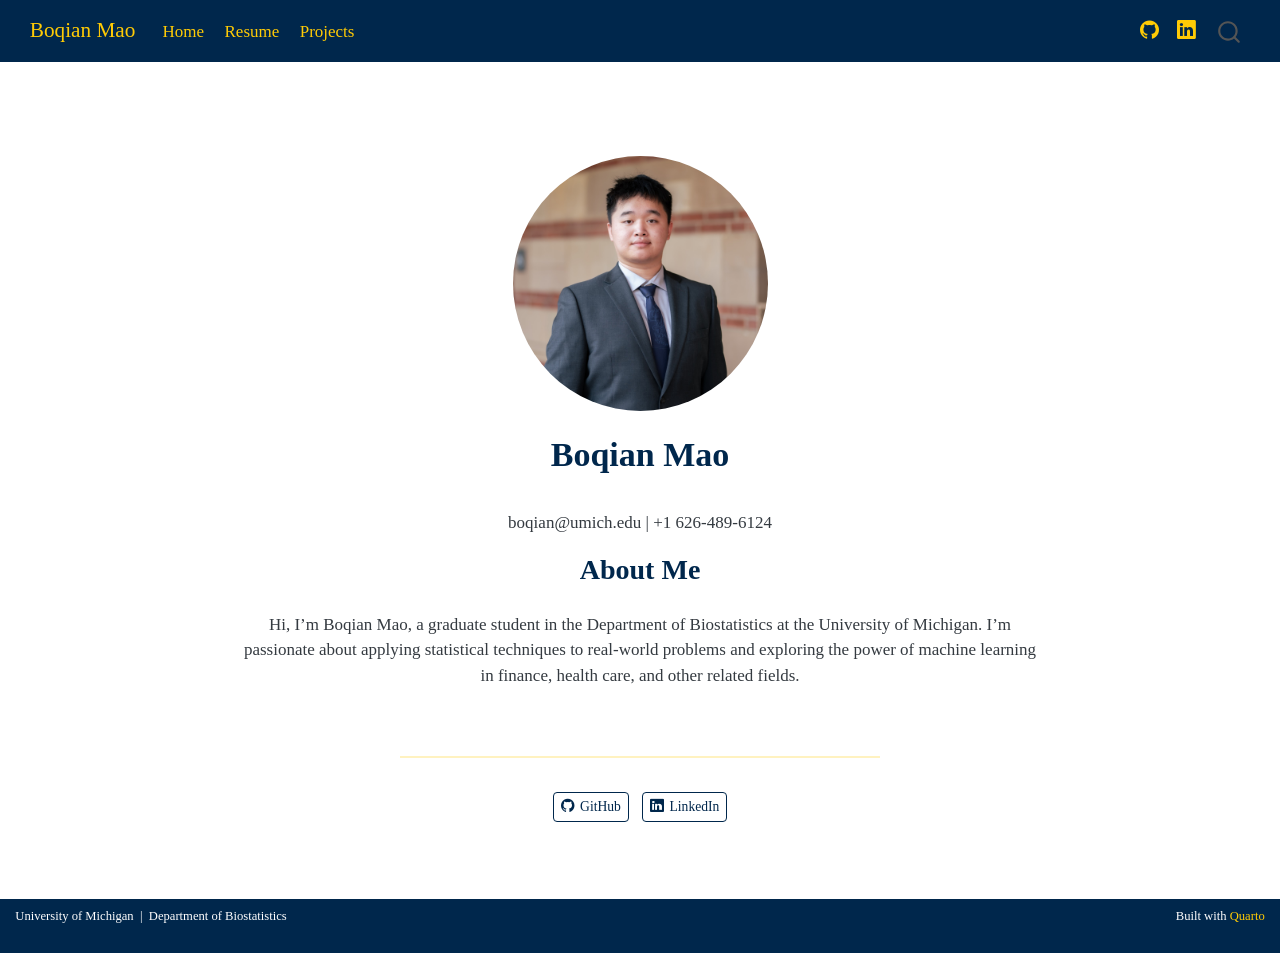
<file: docs/index.html>
<!DOCTYPE html>
<html xmlns="http://www.w3.org/1999/xhtml" lang="en" xml:lang="en"><head>

<meta charset="utf-8">
<meta name="generator" content="quarto-1.6.42">

<meta name="viewport" content="width=device-width, initial-scale=1.0, user-scalable=yes">


<title>Boqian Mao</title>
<style>
code{white-space: pre-wrap;}
span.smallcaps{font-variant: small-caps;}
div.columns{display: flex; gap: min(4vw, 1.5em);}
div.column{flex: auto; overflow-x: auto;}
div.hanging-indent{margin-left: 1.5em; text-indent: -1.5em;}
ul.task-list{list-style: none;}
ul.task-list li input[type="checkbox"] {
  width: 0.8em;
  margin: 0 0.8em 0.2em -1em; /* quarto-specific, see https://github.com/quarto-dev/quarto-cli/issues/4556 */ 
  vertical-align: middle;
}
</style>


<script src="site_libs/quarto-nav/quarto-nav.js"></script>
<script src="site_libs/quarto-nav/headroom.min.js"></script>
<script src="site_libs/clipboard/clipboard.min.js"></script>
<script src="site_libs/quarto-search/autocomplete.umd.js"></script>
<script src="site_libs/quarto-search/fuse.min.js"></script>
<script src="site_libs/quarto-search/quarto-search.js"></script>
<meta name="quarto:offset" content="./">
<script src="site_libs/quarto-html/quarto.js"></script>
<script src="site_libs/quarto-html/popper.min.js"></script>
<script src="site_libs/quarto-html/tippy.umd.min.js"></script>
<link href="site_libs/quarto-html/tippy.css" rel="stylesheet">
<link href="site_libs/quarto-html/quarto-syntax-highlighting-2f5df379a58b258e96c21c0638c20c03.css" rel="stylesheet" id="quarto-text-highlighting-styles">
<script src="site_libs/bootstrap/bootstrap.min.js"></script>
<link href="site_libs/bootstrap/bootstrap-icons.css" rel="stylesheet">
<link href="site_libs/bootstrap/bootstrap-6bd9cfa162949bde0a231f530c97869d.min.css" rel="stylesheet" append-hash="true" id="quarto-bootstrap" data-mode="light">
<script id="quarto-search-options" type="application/json">{
  "location": "navbar",
  "copy-button": false,
  "collapse-after": 3,
  "panel-placement": "end",
  "type": "overlay",
  "limit": 50,
  "keyboard-shortcut": [
    "f",
    "/",
    "s"
  ],
  "show-item-context": false,
  "language": {
    "search-no-results-text": "No results",
    "search-matching-documents-text": "matching documents",
    "search-copy-link-title": "Copy link to search",
    "search-hide-matches-text": "Hide additional matches",
    "search-more-match-text": "more match in this document",
    "search-more-matches-text": "more matches in this document",
    "search-clear-button-title": "Clear",
    "search-text-placeholder": "",
    "search-detached-cancel-button-title": "Cancel",
    "search-submit-button-title": "Submit",
    "search-label": "Search"
  }
}</script>


<link rel="stylesheet" href="styles.css">
</head>

<body class="nav-fixed fullcontent">

<div id="quarto-search-results"></div>
  <header id="quarto-header" class="headroom fixed-top">
    <nav class="navbar navbar-expand-lg " data-bs-theme="dark">
      <div class="navbar-container container-fluid">
      <div class="navbar-brand-container mx-auto">
    <a class="navbar-brand" href="./index.html">
    <span class="navbar-title">Boqian Mao</span>
    </a>
  </div>
            <div id="quarto-search" class="" title="Search"></div>
          <button class="navbar-toggler" type="button" data-bs-toggle="collapse" data-bs-target="#navbarCollapse" aria-controls="navbarCollapse" role="menu" aria-expanded="false" aria-label="Toggle navigation" onclick="if (window.quartoToggleHeadroom) { window.quartoToggleHeadroom(); }">
  <span class="navbar-toggler-icon"></span>
</button>
          <div class="collapse navbar-collapse" id="navbarCollapse">
            <ul class="navbar-nav navbar-nav-scroll me-auto">
  <li class="nav-item">
    <a class="nav-link active" href="./index.html" aria-current="page"> 
<span class="menu-text">Home</span></a>
  </li>  
  <li class="nav-item">
    <a class="nav-link" href="./resume.html"> 
<span class="menu-text">Resume</span></a>
  </li>  
  <li class="nav-item">
    <a class="nav-link" href="./projects.html"> 
<span class="menu-text">Projects</span></a>
  </li>  
</ul>
            <ul class="navbar-nav navbar-nav-scroll ms-auto">
  <li class="nav-item compact">
    <a class="nav-link" href="https://github.com/kevinmao"> <i class="bi bi-github" role="img">
</i> 
<span class="menu-text"></span></a>
  </li>  
  <li class="nav-item compact">
    <a class="nav-link" href="https://linkedin.com/in/your-linkedin"> <i class="bi bi-linkedin" role="img">
</i> 
<span class="menu-text"></span></a>
  </li>  
</ul>
          </div> <!-- /navcollapse -->
            <div class="quarto-navbar-tools">
</div>
      </div> <!-- /container-fluid -->
    </nav>
</header>
<!-- content -->
<div id="quarto-content" class="quarto-container page-columns page-rows-contents page-layout-article page-navbar">
<!-- sidebar -->
<!-- margin-sidebar -->
    
<!-- main -->
<div class="quarto-about-jolla">
  <img src="Profile.JPG" class="about-image
  round " style="height: 15em; width: 15em;">
 <header id="title-block-header" class="quarto-title-block default">
<div class="quarto-title">
<h1 class="title">Boqian Mao</h1>
</div>
<div class="quarto-title-meta">
  </div>
</header><main class="content" id="quarto-document-content">
<p>boqian@umich.edu | +1 626-489-6124</p>
<section id="about-me" class="level2">
<h2 data-anchor-id="about-me">About Me</h2>
<p>Hi, I’m Boqian Mao, a graduate student in the Department of Biostatistics at the University of Michigan. I’m passionate about applying statistical techniques to real-world problems and exploring the power of machine learning in finance, health care, and other related fields.</p>


</section>
</main> 
  <hr class="about-sep">
   <div class="about-links">
  <a href="https://github.com/boqian-dot" class="about-link" rel="" target="">
    <i class="bi bi-github"></i>
     <span class="about-link-text">GitHub</span>
  </a>
  <a href="https://www.linkedin.com/in/boqian8344b93bb/" class="about-link" rel="" target="">
    <i class="bi bi-linkedin"></i>
     <span class="about-link-text">LinkedIn</span>
  </a>
</div>
</div>
 <!-- /main -->
<script id="quarto-html-after-body" type="application/javascript">
window.document.addEventListener("DOMContentLoaded", function (event) {
  const toggleBodyColorMode = (bsSheetEl) => {
    const mode = bsSheetEl.getAttribute("data-mode");
    const bodyEl = window.document.querySelector("body");
    if (mode === "dark") {
      bodyEl.classList.add("quarto-dark");
      bodyEl.classList.remove("quarto-light");
    } else {
      bodyEl.classList.add("quarto-light");
      bodyEl.classList.remove("quarto-dark");
    }
  }
  const toggleBodyColorPrimary = () => {
    const bsSheetEl = window.document.querySelector("link#quarto-bootstrap");
    if (bsSheetEl) {
      toggleBodyColorMode(bsSheetEl);
    }
  }
  toggleBodyColorPrimary();  
  const isCodeAnnotation = (el) => {
    for (const clz of el.classList) {
      if (clz.startsWith('code-annotation-')) {                     
        return true;
      }
    }
    return false;
  }
  const onCopySuccess = function(e) {
    // button target
    const button = e.trigger;
    // don't keep focus
    button.blur();
    // flash "checked"
    button.classList.add('code-copy-button-checked');
    var currentTitle = button.getAttribute("title");
    button.setAttribute("title", "Copied!");
    let tooltip;
    if (window.bootstrap) {
      button.setAttribute("data-bs-toggle", "tooltip");
      button.setAttribute("data-bs-placement", "left");
      button.setAttribute("data-bs-title", "Copied!");
      tooltip = new bootstrap.Tooltip(button, 
        { trigger: "manual", 
          customClass: "code-copy-button-tooltip",
          offset: [0, -8]});
      tooltip.show();    
    }
    setTimeout(function() {
      if (tooltip) {
        tooltip.hide();
        button.removeAttribute("data-bs-title");
        button.removeAttribute("data-bs-toggle");
        button.removeAttribute("data-bs-placement");
      }
      button.setAttribute("title", currentTitle);
      button.classList.remove('code-copy-button-checked');
    }, 1000);
    // clear code selection
    e.clearSelection();
  }
  const getTextToCopy = function(trigger) {
      const codeEl = trigger.previousElementSibling.cloneNode(true);
      for (const childEl of codeEl.children) {
        if (isCodeAnnotation(childEl)) {
          childEl.remove();
        }
      }
      return codeEl.innerText;
  }
  const clipboard = new window.ClipboardJS('.code-copy-button:not([data-in-quarto-modal])', {
    text: getTextToCopy
  });
  clipboard.on('success', onCopySuccess);
  if (window.document.getElementById('quarto-embedded-source-code-modal')) {
    const clipboardModal = new window.ClipboardJS('.code-copy-button[data-in-quarto-modal]', {
      text: getTextToCopy,
      container: window.document.getElementById('quarto-embedded-source-code-modal')
    });
    clipboardModal.on('success', onCopySuccess);
  }
    var localhostRegex = new RegExp(/^(?:http|https):\/\/localhost\:?[0-9]*\//);
    var mailtoRegex = new RegExp(/^mailto:/);
      var filterRegex = new RegExp('/' + window.location.host + '/');
    var isInternal = (href) => {
        return filterRegex.test(href) || localhostRegex.test(href) || mailtoRegex.test(href);
    }
    // Inspect non-navigation links and adorn them if external
 	var links = window.document.querySelectorAll('a[href]:not(.nav-link):not(.navbar-brand):not(.toc-action):not(.sidebar-link):not(.sidebar-item-toggle):not(.pagination-link):not(.no-external):not([aria-hidden]):not(.dropdown-item):not(.quarto-navigation-tool):not(.about-link)');
    for (var i=0; i<links.length; i++) {
      const link = links[i];
      if (!isInternal(link.href)) {
        // undo the damage that might have been done by quarto-nav.js in the case of
        // links that we want to consider external
        if (link.dataset.originalHref !== undefined) {
          link.href = link.dataset.originalHref;
        }
      }
    }
  function tippyHover(el, contentFn, onTriggerFn, onUntriggerFn) {
    const config = {
      allowHTML: true,
      maxWidth: 500,
      delay: 100,
      arrow: false,
      appendTo: function(el) {
          return el.parentElement;
      },
      interactive: true,
      interactiveBorder: 10,
      theme: 'quarto',
      placement: 'bottom-start',
    };
    if (contentFn) {
      config.content = contentFn;
    }
    if (onTriggerFn) {
      config.onTrigger = onTriggerFn;
    }
    if (onUntriggerFn) {
      config.onUntrigger = onUntriggerFn;
    }
    window.tippy(el, config); 
  }
  const noterefs = window.document.querySelectorAll('a[role="doc-noteref"]');
  for (var i=0; i<noterefs.length; i++) {
    const ref = noterefs[i];
    tippyHover(ref, function() {
      // use id or data attribute instead here
      let href = ref.getAttribute('data-footnote-href') || ref.getAttribute('href');
      try { href = new URL(href).hash; } catch {}
      const id = href.replace(/^#\/?/, "");
      const note = window.document.getElementById(id);
      if (note) {
        return note.innerHTML;
      } else {
        return "";
      }
    });
  }
  const xrefs = window.document.querySelectorAll('a.quarto-xref');
  const processXRef = (id, note) => {
    // Strip column container classes
    const stripColumnClz = (el) => {
      el.classList.remove("page-full", "page-columns");
      if (el.children) {
        for (const child of el.children) {
          stripColumnClz(child);
        }
      }
    }
    stripColumnClz(note)
    if (id === null || id.startsWith('sec-')) {
      // Special case sections, only their first couple elements
      const container = document.createElement("div");
      if (note.children && note.children.length > 2) {
        container.appendChild(note.children[0].cloneNode(true));
        for (let i = 1; i < note.children.length; i++) {
          const child = note.children[i];
          if (child.tagName === "P" && child.innerText === "") {
            continue;
          } else {
            container.appendChild(child.cloneNode(true));
            break;
          }
        }
        if (window.Quarto?.typesetMath) {
          window.Quarto.typesetMath(container);
        }
        return container.innerHTML
      } else {
        if (window.Quarto?.typesetMath) {
          window.Quarto.typesetMath(note);
        }
        return note.innerHTML;
      }
    } else {
      // Remove any anchor links if they are present
      const anchorLink = note.querySelector('a.anchorjs-link');
      if (anchorLink) {
        anchorLink.remove();
      }
      if (window.Quarto?.typesetMath) {
        window.Quarto.typesetMath(note);
      }
      if (note.classList.contains("callout")) {
        return note.outerHTML;
      } else {
        return note.innerHTML;
      }
    }
  }
  for (var i=0; i<xrefs.length; i++) {
    const xref = xrefs[i];
    tippyHover(xref, undefined, function(instance) {
      instance.disable();
      let url = xref.getAttribute('href');
      let hash = undefined; 
      if (url.startsWith('#')) {
        hash = url;
      } else {
        try { hash = new URL(url).hash; } catch {}
      }
      if (hash) {
        const id = hash.replace(/^#\/?/, "");
        const note = window.document.getElementById(id);
        if (note !== null) {
          try {
            const html = processXRef(id, note.cloneNode(true));
            instance.setContent(html);
          } finally {
            instance.enable();
            instance.show();
          }
        } else {
          // See if we can fetch this
          fetch(url.split('#')[0])
          .then(res => res.text())
          .then(html => {
            const parser = new DOMParser();
            const htmlDoc = parser.parseFromString(html, "text/html");
            const note = htmlDoc.getElementById(id);
            if (note !== null) {
              const html = processXRef(id, note);
              instance.setContent(html);
            } 
          }).finally(() => {
            instance.enable();
            instance.show();
          });
        }
      } else {
        // See if we can fetch a full url (with no hash to target)
        // This is a special case and we should probably do some content thinning / targeting
        fetch(url)
        .then(res => res.text())
        .then(html => {
          const parser = new DOMParser();
          const htmlDoc = parser.parseFromString(html, "text/html");
          const note = htmlDoc.querySelector('main.content');
          if (note !== null) {
            // This should only happen for chapter cross references
            // (since there is no id in the URL)
            // remove the first header
            if (note.children.length > 0 && note.children[0].tagName === "HEADER") {
              note.children[0].remove();
            }
            const html = processXRef(null, note);
            instance.setContent(html);
          } 
        }).finally(() => {
          instance.enable();
          instance.show();
        });
      }
    }, function(instance) {
    });
  }
      let selectedAnnoteEl;
      const selectorForAnnotation = ( cell, annotation) => {
        let cellAttr = 'data-code-cell="' + cell + '"';
        let lineAttr = 'data-code-annotation="' +  annotation + '"';
        const selector = 'span[' + cellAttr + '][' + lineAttr + ']';
        return selector;
      }
      const selectCodeLines = (annoteEl) => {
        const doc = window.document;
        const targetCell = annoteEl.getAttribute("data-target-cell");
        const targetAnnotation = annoteEl.getAttribute("data-target-annotation");
        const annoteSpan = window.document.querySelector(selectorForAnnotation(targetCell, targetAnnotation));
        const lines = annoteSpan.getAttribute("data-code-lines").split(",");
        const lineIds = lines.map((line) => {
          return targetCell + "-" + line;
        })
        let top = null;
        let height = null;
        let parent = null;
        if (lineIds.length > 0) {
            //compute the position of the single el (top and bottom and make a div)
            const el = window.document.getElementById(lineIds[0]);
            top = el.offsetTop;
            height = el.offsetHeight;
            parent = el.parentElement.parentElement;
          if (lineIds.length > 1) {
            const lastEl = window.document.getElementById(lineIds[lineIds.length - 1]);
            const bottom = lastEl.offsetTop + lastEl.offsetHeight;
            height = bottom - top;
          }
          if (top !== null && height !== null && parent !== null) {
            // cook up a div (if necessary) and position it 
            let div = window.document.getElementById("code-annotation-line-highlight");
            if (div === null) {
              div = window.document.createElement("div");
              div.setAttribute("id", "code-annotation-line-highlight");
              div.style.position = 'absolute';
              parent.appendChild(div);
            }
            div.style.top = top - 2 + "px";
            div.style.height = height + 4 + "px";
            div.style.left = 0;
            let gutterDiv = window.document.getElementById("code-annotation-line-highlight-gutter");
            if (gutterDiv === null) {
              gutterDiv = window.document.createElement("div");
              gutterDiv.setAttribute("id", "code-annotation-line-highlight-gutter");
              gutterDiv.style.position = 'absolute';
              const codeCell = window.document.getElementById(targetCell);
              const gutter = codeCell.querySelector('.code-annotation-gutter');
              gutter.appendChild(gutterDiv);
            }
            gutterDiv.style.top = top - 2 + "px";
            gutterDiv.style.height = height + 4 + "px";
          }
          selectedAnnoteEl = annoteEl;
        }
      };
      const unselectCodeLines = () => {
        const elementsIds = ["code-annotation-line-highlight", "code-annotation-line-highlight-gutter"];
        elementsIds.forEach((elId) => {
          const div = window.document.getElementById(elId);
          if (div) {
            div.remove();
          }
        });
        selectedAnnoteEl = undefined;
      };
        // Handle positioning of the toggle
    window.addEventListener(
      "resize",
      throttle(() => {
        elRect = undefined;
        if (selectedAnnoteEl) {
          selectCodeLines(selectedAnnoteEl);
        }
      }, 10)
    );
    function throttle(fn, ms) {
    let throttle = false;
    let timer;
      return (...args) => {
        if(!throttle) { // first call gets through
            fn.apply(this, args);
            throttle = true;
        } else { // all the others get throttled
            if(timer) clearTimeout(timer); // cancel #2
            timer = setTimeout(() => {
              fn.apply(this, args);
              timer = throttle = false;
            }, ms);
        }
      };
    }
      // Attach click handler to the DT
      const annoteDls = window.document.querySelectorAll('dt[data-target-cell]');
      for (const annoteDlNode of annoteDls) {
        annoteDlNode.addEventListener('click', (event) => {
          const clickedEl = event.target;
          if (clickedEl !== selectedAnnoteEl) {
            unselectCodeLines();
            const activeEl = window.document.querySelector('dt[data-target-cell].code-annotation-active');
            if (activeEl) {
              activeEl.classList.remove('code-annotation-active');
            }
            selectCodeLines(clickedEl);
            clickedEl.classList.add('code-annotation-active');
          } else {
            // Unselect the line
            unselectCodeLines();
            clickedEl.classList.remove('code-annotation-active');
          }
        });
      }
  const findCites = (el) => {
    const parentEl = el.parentElement;
    if (parentEl) {
      const cites = parentEl.dataset.cites;
      if (cites) {
        return {
          el,
          cites: cites.split(' ')
        };
      } else {
        return findCites(el.parentElement)
      }
    } else {
      return undefined;
    }
  };
  var bibliorefs = window.document.querySelectorAll('a[role="doc-biblioref"]');
  for (var i=0; i<bibliorefs.length; i++) {
    const ref = bibliorefs[i];
    const citeInfo = findCites(ref);
    if (citeInfo) {
      tippyHover(citeInfo.el, function() {
        var popup = window.document.createElement('div');
        citeInfo.cites.forEach(function(cite) {
          var citeDiv = window.document.createElement('div');
          citeDiv.classList.add('hanging-indent');
          citeDiv.classList.add('csl-entry');
          var biblioDiv = window.document.getElementById('ref-' + cite);
          if (biblioDiv) {
            citeDiv.innerHTML = biblioDiv.innerHTML;
          }
          popup.appendChild(citeDiv);
        });
        return popup.innerHTML;
      });
    }
  }
});
</script>
</div> <!-- /content -->
<footer class="footer">
  <div class="nav-footer">
    <div class="nav-footer-left">
<p>University of Michigan &nbsp;|&nbsp; Department of Biostatistics</p>
</div>   
    <div class="nav-footer-center">
      &nbsp;
    </div>
    <div class="nav-footer-right">
<p>Built with <a href="https://quarto.org">Quarto</a></p>
</div>
  </div>
</footer>




</body></html>
</file>
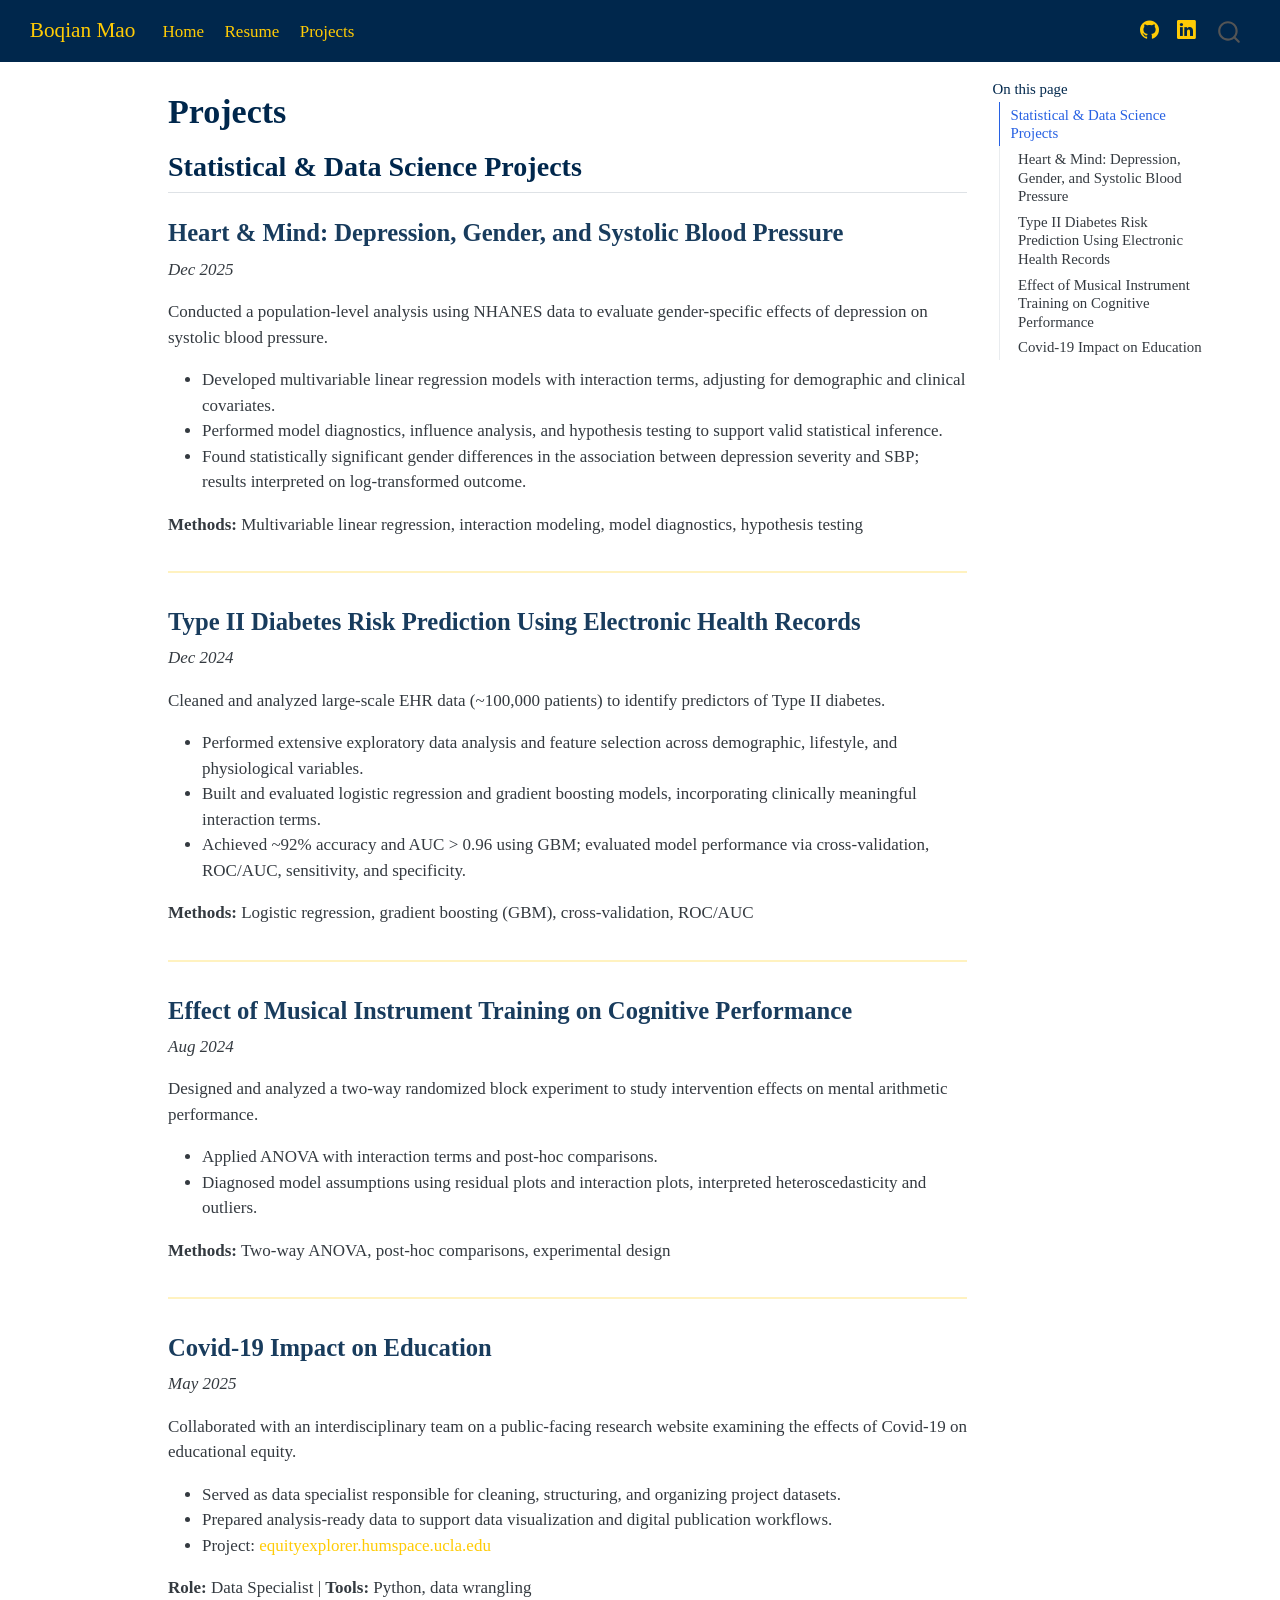
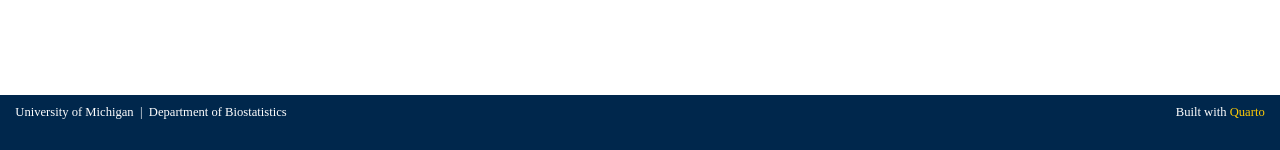
<file: docs/projects.html>
<!DOCTYPE html>
<html xmlns="http://www.w3.org/1999/xhtml" lang="en" xml:lang="en"><head>

<meta charset="utf-8">
<meta name="generator" content="quarto-1.6.42">

<meta name="viewport" content="width=device-width, initial-scale=1.0, user-scalable=yes">


<title>Projects – Boqian Mao</title>
<style>
code{white-space: pre-wrap;}
span.smallcaps{font-variant: small-caps;}
div.columns{display: flex; gap: min(4vw, 1.5em);}
div.column{flex: auto; overflow-x: auto;}
div.hanging-indent{margin-left: 1.5em; text-indent: -1.5em;}
ul.task-list{list-style: none;}
ul.task-list li input[type="checkbox"] {
  width: 0.8em;
  margin: 0 0.8em 0.2em -1em; /* quarto-specific, see https://github.com/quarto-dev/quarto-cli/issues/4556 */ 
  vertical-align: middle;
}
</style>


<script src="site_libs/quarto-nav/quarto-nav.js"></script>
<script src="site_libs/quarto-nav/headroom.min.js"></script>
<script src="site_libs/clipboard/clipboard.min.js"></script>
<script src="site_libs/quarto-search/autocomplete.umd.js"></script>
<script src="site_libs/quarto-search/fuse.min.js"></script>
<script src="site_libs/quarto-search/quarto-search.js"></script>
<meta name="quarto:offset" content="./">
<script src="site_libs/quarto-html/quarto.js"></script>
<script src="site_libs/quarto-html/popper.min.js"></script>
<script src="site_libs/quarto-html/tippy.umd.min.js"></script>
<script src="site_libs/quarto-html/anchor.min.js"></script>
<link href="site_libs/quarto-html/tippy.css" rel="stylesheet">
<link href="site_libs/quarto-html/quarto-syntax-highlighting-2f5df379a58b258e96c21c0638c20c03.css" rel="stylesheet" id="quarto-text-highlighting-styles">
<script src="site_libs/bootstrap/bootstrap.min.js"></script>
<link href="site_libs/bootstrap/bootstrap-icons.css" rel="stylesheet">
<link href="site_libs/bootstrap/bootstrap-6bd9cfa162949bde0a231f530c97869d.min.css" rel="stylesheet" append-hash="true" id="quarto-bootstrap" data-mode="light">
<script id="quarto-search-options" type="application/json">{
  "location": "navbar",
  "copy-button": false,
  "collapse-after": 3,
  "panel-placement": "end",
  "type": "overlay",
  "limit": 50,
  "keyboard-shortcut": [
    "f",
    "/",
    "s"
  ],
  "show-item-context": false,
  "language": {
    "search-no-results-text": "No results",
    "search-matching-documents-text": "matching documents",
    "search-copy-link-title": "Copy link to search",
    "search-hide-matches-text": "Hide additional matches",
    "search-more-match-text": "more match in this document",
    "search-more-matches-text": "more matches in this document",
    "search-clear-button-title": "Clear",
    "search-text-placeholder": "",
    "search-detached-cancel-button-title": "Cancel",
    "search-submit-button-title": "Submit",
    "search-label": "Search"
  }
}</script>


<link rel="stylesheet" href="styles.css">
</head>

<body class="nav-fixed">

<div id="quarto-search-results"></div>
  <header id="quarto-header" class="headroom fixed-top">
    <nav class="navbar navbar-expand-lg " data-bs-theme="dark">
      <div class="navbar-container container-fluid">
      <div class="navbar-brand-container mx-auto">
    <a class="navbar-brand" href="./index.html">
    <span class="navbar-title">Boqian Mao</span>
    </a>
  </div>
            <div id="quarto-search" class="" title="Search"></div>
          <button class="navbar-toggler" type="button" data-bs-toggle="collapse" data-bs-target="#navbarCollapse" aria-controls="navbarCollapse" role="menu" aria-expanded="false" aria-label="Toggle navigation" onclick="if (window.quartoToggleHeadroom) { window.quartoToggleHeadroom(); }">
  <span class="navbar-toggler-icon"></span>
</button>
          <div class="collapse navbar-collapse" id="navbarCollapse">
            <ul class="navbar-nav navbar-nav-scroll me-auto">
  <li class="nav-item">
    <a class="nav-link" href="./index.html"> 
<span class="menu-text">Home</span></a>
  </li>  
  <li class="nav-item">
    <a class="nav-link" href="./resume.html"> 
<span class="menu-text">Resume</span></a>
  </li>  
  <li class="nav-item">
    <a class="nav-link active" href="./projects.html" aria-current="page"> 
<span class="menu-text">Projects</span></a>
  </li>  
</ul>
            <ul class="navbar-nav navbar-nav-scroll ms-auto">
  <li class="nav-item compact">
    <a class="nav-link" href="https://github.com/kevinmao"> <i class="bi bi-github" role="img">
</i> 
<span class="menu-text"></span></a>
  </li>  
  <li class="nav-item compact">
    <a class="nav-link" href="https://linkedin.com/in/your-linkedin"> <i class="bi bi-linkedin" role="img">
</i> 
<span class="menu-text"></span></a>
  </li>  
</ul>
          </div> <!-- /navcollapse -->
            <div class="quarto-navbar-tools">
</div>
      </div> <!-- /container-fluid -->
    </nav>
</header>
<!-- content -->
<div id="quarto-content" class="quarto-container page-columns page-rows-contents page-layout-article page-navbar">
<!-- sidebar -->
<!-- margin-sidebar -->
    <div id="quarto-margin-sidebar" class="sidebar margin-sidebar">
        <nav id="TOC" role="doc-toc" class="toc-active">
    <h2 id="toc-title">On this page</h2>
   
  <ul>
  <li><a href="#statistical-data-science-projects" id="toc-statistical-data-science-projects" class="nav-link active" data-scroll-target="#statistical-data-science-projects">Statistical &amp; Data Science Projects</a>
  <ul class="collapse">
  <li><a href="#heart-mind-depression-gender-and-systolic-blood-pressure" id="toc-heart-mind-depression-gender-and-systolic-blood-pressure" class="nav-link" data-scroll-target="#heart-mind-depression-gender-and-systolic-blood-pressure">Heart &amp; Mind: Depression, Gender, and Systolic Blood Pressure</a></li>
  <li><a href="#type-ii-diabetes-risk-prediction-using-electronic-health-records" id="toc-type-ii-diabetes-risk-prediction-using-electronic-health-records" class="nav-link" data-scroll-target="#type-ii-diabetes-risk-prediction-using-electronic-health-records">Type II Diabetes Risk Prediction Using Electronic Health Records</a></li>
  <li><a href="#effect-of-musical-instrument-training-on-cognitive-performance" id="toc-effect-of-musical-instrument-training-on-cognitive-performance" class="nav-link" data-scroll-target="#effect-of-musical-instrument-training-on-cognitive-performance">Effect of Musical Instrument Training on Cognitive Performance</a></li>
  <li><a href="#covid-19-impact-on-education" id="toc-covid-19-impact-on-education" class="nav-link" data-scroll-target="#covid-19-impact-on-education">Covid-19 Impact on Education</a></li>
  </ul></li>
  </ul>
</nav>
    </div>
<!-- main -->
<main class="content" id="quarto-document-content">

<header id="title-block-header" class="quarto-title-block default">
<div class="quarto-title">
<h1 class="title">Projects</h1>
</div>



<div class="quarto-title-meta">

    
  
    
  </div>
  


</header>


<section id="statistical-data-science-projects" class="level2">
<h2 class="anchored" data-anchor-id="statistical-data-science-projects">Statistical &amp; Data Science Projects</h2>
<section id="heart-mind-depression-gender-and-systolic-blood-pressure" class="level3">
<h3 class="anchored" data-anchor-id="heart-mind-depression-gender-and-systolic-blood-pressure">Heart &amp; Mind: Depression, Gender, and Systolic Blood Pressure</h3>
<p><em>Dec 2025</em></p>
<p>Conducted a population-level analysis using NHANES data to evaluate gender-specific effects of depression on systolic blood pressure.</p>
<ul>
<li>Developed multivariable linear regression models with interaction terms, adjusting for demographic and clinical covariates.</li>
<li>Performed model diagnostics, influence analysis, and hypothesis testing to support valid statistical inference.</li>
<li>Found statistically significant gender differences in the association between depression severity and SBP; results interpreted on log-transformed outcome.</li>
</ul>
<p><strong>Methods:</strong> Multivariable linear regression, interaction modeling, model diagnostics, hypothesis testing</p>
<hr>
</section>
<section id="type-ii-diabetes-risk-prediction-using-electronic-health-records" class="level3">
<h3 class="anchored" data-anchor-id="type-ii-diabetes-risk-prediction-using-electronic-health-records">Type II Diabetes Risk Prediction Using Electronic Health Records</h3>
<p><em>Dec 2024</em></p>
<p>Cleaned and analyzed large-scale EHR data (~100,000 patients) to identify predictors of Type II diabetes.</p>
<ul>
<li>Performed extensive exploratory data analysis and feature selection across demographic, lifestyle, and physiological variables.</li>
<li>Built and evaluated logistic regression and gradient boosting models, incorporating clinically meaningful interaction terms.</li>
<li>Achieved ~92% accuracy and AUC &gt; 0.96 using GBM; evaluated model performance via cross-validation, ROC/AUC, sensitivity, and specificity.</li>
</ul>
<p><strong>Methods:</strong> Logistic regression, gradient boosting (GBM), cross-validation, ROC/AUC</p>
<hr>
</section>
<section id="effect-of-musical-instrument-training-on-cognitive-performance" class="level3">
<h3 class="anchored" data-anchor-id="effect-of-musical-instrument-training-on-cognitive-performance">Effect of Musical Instrument Training on Cognitive Performance</h3>
<p><em>Aug 2024</em></p>
<p>Designed and analyzed a two-way randomized block experiment to study intervention effects on mental arithmetic performance.</p>
<ul>
<li>Applied ANOVA with interaction terms and post-hoc comparisons.</li>
<li>Diagnosed model assumptions using residual plots and interaction plots, interpreted heteroscedasticity and outliers.</li>
</ul>
<p><strong>Methods:</strong> Two-way ANOVA, post-hoc comparisons, experimental design</p>
<hr>
</section>
<section id="covid-19-impact-on-education" class="level3">
<h3 class="anchored" data-anchor-id="covid-19-impact-on-education">Covid-19 Impact on Education</h3>
<p><em>May 2025</em></p>
<p>Collaborated with an interdisciplinary team on a public-facing research website examining the effects of Covid-19 on educational equity.</p>
<ul>
<li>Served as data specialist responsible for cleaning, structuring, and organizing project datasets.</li>
<li>Prepared analysis-ready data to support data visualization and digital publication workflows.</li>
<li>Project: <a href="https://equityexplorer.humspace.ucla.edu/">equityexplorer.humspace.ucla.edu</a></li>
</ul>
<p><strong>Role:</strong> Data Specialist | <strong>Tools:</strong> Python, data wrangling</p>


</section>
</section>

</main> <!-- /main -->
<script id="quarto-html-after-body" type="application/javascript">
window.document.addEventListener("DOMContentLoaded", function (event) {
  const toggleBodyColorMode = (bsSheetEl) => {
    const mode = bsSheetEl.getAttribute("data-mode");
    const bodyEl = window.document.querySelector("body");
    if (mode === "dark") {
      bodyEl.classList.add("quarto-dark");
      bodyEl.classList.remove("quarto-light");
    } else {
      bodyEl.classList.add("quarto-light");
      bodyEl.classList.remove("quarto-dark");
    }
  }
  const toggleBodyColorPrimary = () => {
    const bsSheetEl = window.document.querySelector("link#quarto-bootstrap");
    if (bsSheetEl) {
      toggleBodyColorMode(bsSheetEl);
    }
  }
  toggleBodyColorPrimary();  
  const icon = "";
  const anchorJS = new window.AnchorJS();
  anchorJS.options = {
    placement: 'right',
    icon: icon
  };
  anchorJS.add('.anchored');
  const isCodeAnnotation = (el) => {
    for (const clz of el.classList) {
      if (clz.startsWith('code-annotation-')) {                     
        return true;
      }
    }
    return false;
  }
  const onCopySuccess = function(e) {
    // button target
    const button = e.trigger;
    // don't keep focus
    button.blur();
    // flash "checked"
    button.classList.add('code-copy-button-checked');
    var currentTitle = button.getAttribute("title");
    button.setAttribute("title", "Copied!");
    let tooltip;
    if (window.bootstrap) {
      button.setAttribute("data-bs-toggle", "tooltip");
      button.setAttribute("data-bs-placement", "left");
      button.setAttribute("data-bs-title", "Copied!");
      tooltip = new bootstrap.Tooltip(button, 
        { trigger: "manual", 
          customClass: "code-copy-button-tooltip",
          offset: [0, -8]});
      tooltip.show();    
    }
    setTimeout(function() {
      if (tooltip) {
        tooltip.hide();
        button.removeAttribute("data-bs-title");
        button.removeAttribute("data-bs-toggle");
        button.removeAttribute("data-bs-placement");
      }
      button.setAttribute("title", currentTitle);
      button.classList.remove('code-copy-button-checked');
    }, 1000);
    // clear code selection
    e.clearSelection();
  }
  const getTextToCopy = function(trigger) {
      const codeEl = trigger.previousElementSibling.cloneNode(true);
      for (const childEl of codeEl.children) {
        if (isCodeAnnotation(childEl)) {
          childEl.remove();
        }
      }
      return codeEl.innerText;
  }
  const clipboard = new window.ClipboardJS('.code-copy-button:not([data-in-quarto-modal])', {
    text: getTextToCopy
  });
  clipboard.on('success', onCopySuccess);
  if (window.document.getElementById('quarto-embedded-source-code-modal')) {
    const clipboardModal = new window.ClipboardJS('.code-copy-button[data-in-quarto-modal]', {
      text: getTextToCopy,
      container: window.document.getElementById('quarto-embedded-source-code-modal')
    });
    clipboardModal.on('success', onCopySuccess);
  }
    var localhostRegex = new RegExp(/^(?:http|https):\/\/localhost\:?[0-9]*\//);
    var mailtoRegex = new RegExp(/^mailto:/);
      var filterRegex = new RegExp('/' + window.location.host + '/');
    var isInternal = (href) => {
        return filterRegex.test(href) || localhostRegex.test(href) || mailtoRegex.test(href);
    }
    // Inspect non-navigation links and adorn them if external
 	var links = window.document.querySelectorAll('a[href]:not(.nav-link):not(.navbar-brand):not(.toc-action):not(.sidebar-link):not(.sidebar-item-toggle):not(.pagination-link):not(.no-external):not([aria-hidden]):not(.dropdown-item):not(.quarto-navigation-tool):not(.about-link)');
    for (var i=0; i<links.length; i++) {
      const link = links[i];
      if (!isInternal(link.href)) {
        // undo the damage that might have been done by quarto-nav.js in the case of
        // links that we want to consider external
        if (link.dataset.originalHref !== undefined) {
          link.href = link.dataset.originalHref;
        }
      }
    }
  function tippyHover(el, contentFn, onTriggerFn, onUntriggerFn) {
    const config = {
      allowHTML: true,
      maxWidth: 500,
      delay: 100,
      arrow: false,
      appendTo: function(el) {
          return el.parentElement;
      },
      interactive: true,
      interactiveBorder: 10,
      theme: 'quarto',
      placement: 'bottom-start',
    };
    if (contentFn) {
      config.content = contentFn;
    }
    if (onTriggerFn) {
      config.onTrigger = onTriggerFn;
    }
    if (onUntriggerFn) {
      config.onUntrigger = onUntriggerFn;
    }
    window.tippy(el, config); 
  }
  const noterefs = window.document.querySelectorAll('a[role="doc-noteref"]');
  for (var i=0; i<noterefs.length; i++) {
    const ref = noterefs[i];
    tippyHover(ref, function() {
      // use id or data attribute instead here
      let href = ref.getAttribute('data-footnote-href') || ref.getAttribute('href');
      try { href = new URL(href).hash; } catch {}
      const id = href.replace(/^#\/?/, "");
      const note = window.document.getElementById(id);
      if (note) {
        return note.innerHTML;
      } else {
        return "";
      }
    });
  }
  const xrefs = window.document.querySelectorAll('a.quarto-xref');
  const processXRef = (id, note) => {
    // Strip column container classes
    const stripColumnClz = (el) => {
      el.classList.remove("page-full", "page-columns");
      if (el.children) {
        for (const child of el.children) {
          stripColumnClz(child);
        }
      }
    }
    stripColumnClz(note)
    if (id === null || id.startsWith('sec-')) {
      // Special case sections, only their first couple elements
      const container = document.createElement("div");
      if (note.children && note.children.length > 2) {
        container.appendChild(note.children[0].cloneNode(true));
        for (let i = 1; i < note.children.length; i++) {
          const child = note.children[i];
          if (child.tagName === "P" && child.innerText === "") {
            continue;
          } else {
            container.appendChild(child.cloneNode(true));
            break;
          }
        }
        if (window.Quarto?.typesetMath) {
          window.Quarto.typesetMath(container);
        }
        return container.innerHTML
      } else {
        if (window.Quarto?.typesetMath) {
          window.Quarto.typesetMath(note);
        }
        return note.innerHTML;
      }
    } else {
      // Remove any anchor links if they are present
      const anchorLink = note.querySelector('a.anchorjs-link');
      if (anchorLink) {
        anchorLink.remove();
      }
      if (window.Quarto?.typesetMath) {
        window.Quarto.typesetMath(note);
      }
      if (note.classList.contains("callout")) {
        return note.outerHTML;
      } else {
        return note.innerHTML;
      }
    }
  }
  for (var i=0; i<xrefs.length; i++) {
    const xref = xrefs[i];
    tippyHover(xref, undefined, function(instance) {
      instance.disable();
      let url = xref.getAttribute('href');
      let hash = undefined; 
      if (url.startsWith('#')) {
        hash = url;
      } else {
        try { hash = new URL(url).hash; } catch {}
      }
      if (hash) {
        const id = hash.replace(/^#\/?/, "");
        const note = window.document.getElementById(id);
        if (note !== null) {
          try {
            const html = processXRef(id, note.cloneNode(true));
            instance.setContent(html);
          } finally {
            instance.enable();
            instance.show();
          }
        } else {
          // See if we can fetch this
          fetch(url.split('#')[0])
          .then(res => res.text())
          .then(html => {
            const parser = new DOMParser();
            const htmlDoc = parser.parseFromString(html, "text/html");
            const note = htmlDoc.getElementById(id);
            if (note !== null) {
              const html = processXRef(id, note);
              instance.setContent(html);
            } 
          }).finally(() => {
            instance.enable();
            instance.show();
          });
        }
      } else {
        // See if we can fetch a full url (with no hash to target)
        // This is a special case and we should probably do some content thinning / targeting
        fetch(url)
        .then(res => res.text())
        .then(html => {
          const parser = new DOMParser();
          const htmlDoc = parser.parseFromString(html, "text/html");
          const note = htmlDoc.querySelector('main.content');
          if (note !== null) {
            // This should only happen for chapter cross references
            // (since there is no id in the URL)
            // remove the first header
            if (note.children.length > 0 && note.children[0].tagName === "HEADER") {
              note.children[0].remove();
            }
            const html = processXRef(null, note);
            instance.setContent(html);
          } 
        }).finally(() => {
          instance.enable();
          instance.show();
        });
      }
    }, function(instance) {
    });
  }
      let selectedAnnoteEl;
      const selectorForAnnotation = ( cell, annotation) => {
        let cellAttr = 'data-code-cell="' + cell + '"';
        let lineAttr = 'data-code-annotation="' +  annotation + '"';
        const selector = 'span[' + cellAttr + '][' + lineAttr + ']';
        return selector;
      }
      const selectCodeLines = (annoteEl) => {
        const doc = window.document;
        const targetCell = annoteEl.getAttribute("data-target-cell");
        const targetAnnotation = annoteEl.getAttribute("data-target-annotation");
        const annoteSpan = window.document.querySelector(selectorForAnnotation(targetCell, targetAnnotation));
        const lines = annoteSpan.getAttribute("data-code-lines").split(",");
        const lineIds = lines.map((line) => {
          return targetCell + "-" + line;
        })
        let top = null;
        let height = null;
        let parent = null;
        if (lineIds.length > 0) {
            //compute the position of the single el (top and bottom and make a div)
            const el = window.document.getElementById(lineIds[0]);
            top = el.offsetTop;
            height = el.offsetHeight;
            parent = el.parentElement.parentElement;
          if (lineIds.length > 1) {
            const lastEl = window.document.getElementById(lineIds[lineIds.length - 1]);
            const bottom = lastEl.offsetTop + lastEl.offsetHeight;
            height = bottom - top;
          }
          if (top !== null && height !== null && parent !== null) {
            // cook up a div (if necessary) and position it 
            let div = window.document.getElementById("code-annotation-line-highlight");
            if (div === null) {
              div = window.document.createElement("div");
              div.setAttribute("id", "code-annotation-line-highlight");
              div.style.position = 'absolute';
              parent.appendChild(div);
            }
            div.style.top = top - 2 + "px";
            div.style.height = height + 4 + "px";
            div.style.left = 0;
            let gutterDiv = window.document.getElementById("code-annotation-line-highlight-gutter");
            if (gutterDiv === null) {
              gutterDiv = window.document.createElement("div");
              gutterDiv.setAttribute("id", "code-annotation-line-highlight-gutter");
              gutterDiv.style.position = 'absolute';
              const codeCell = window.document.getElementById(targetCell);
              const gutter = codeCell.querySelector('.code-annotation-gutter');
              gutter.appendChild(gutterDiv);
            }
            gutterDiv.style.top = top - 2 + "px";
            gutterDiv.style.height = height + 4 + "px";
          }
          selectedAnnoteEl = annoteEl;
        }
      };
      const unselectCodeLines = () => {
        const elementsIds = ["code-annotation-line-highlight", "code-annotation-line-highlight-gutter"];
        elementsIds.forEach((elId) => {
          const div = window.document.getElementById(elId);
          if (div) {
            div.remove();
          }
        });
        selectedAnnoteEl = undefined;
      };
        // Handle positioning of the toggle
    window.addEventListener(
      "resize",
      throttle(() => {
        elRect = undefined;
        if (selectedAnnoteEl) {
          selectCodeLines(selectedAnnoteEl);
        }
      }, 10)
    );
    function throttle(fn, ms) {
    let throttle = false;
    let timer;
      return (...args) => {
        if(!throttle) { // first call gets through
            fn.apply(this, args);
            throttle = true;
        } else { // all the others get throttled
            if(timer) clearTimeout(timer); // cancel #2
            timer = setTimeout(() => {
              fn.apply(this, args);
              timer = throttle = false;
            }, ms);
        }
      };
    }
      // Attach click handler to the DT
      const annoteDls = window.document.querySelectorAll('dt[data-target-cell]');
      for (const annoteDlNode of annoteDls) {
        annoteDlNode.addEventListener('click', (event) => {
          const clickedEl = event.target;
          if (clickedEl !== selectedAnnoteEl) {
            unselectCodeLines();
            const activeEl = window.document.querySelector('dt[data-target-cell].code-annotation-active');
            if (activeEl) {
              activeEl.classList.remove('code-annotation-active');
            }
            selectCodeLines(clickedEl);
            clickedEl.classList.add('code-annotation-active');
          } else {
            // Unselect the line
            unselectCodeLines();
            clickedEl.classList.remove('code-annotation-active');
          }
        });
      }
  const findCites = (el) => {
    const parentEl = el.parentElement;
    if (parentEl) {
      const cites = parentEl.dataset.cites;
      if (cites) {
        return {
          el,
          cites: cites.split(' ')
        };
      } else {
        return findCites(el.parentElement)
      }
    } else {
      return undefined;
    }
  };
  var bibliorefs = window.document.querySelectorAll('a[role="doc-biblioref"]');
  for (var i=0; i<bibliorefs.length; i++) {
    const ref = bibliorefs[i];
    const citeInfo = findCites(ref);
    if (citeInfo) {
      tippyHover(citeInfo.el, function() {
        var popup = window.document.createElement('div');
        citeInfo.cites.forEach(function(cite) {
          var citeDiv = window.document.createElement('div');
          citeDiv.classList.add('hanging-indent');
          citeDiv.classList.add('csl-entry');
          var biblioDiv = window.document.getElementById('ref-' + cite);
          if (biblioDiv) {
            citeDiv.innerHTML = biblioDiv.innerHTML;
          }
          popup.appendChild(citeDiv);
        });
        return popup.innerHTML;
      });
    }
  }
});
</script>
</div> <!-- /content -->
<footer class="footer">
  <div class="nav-footer">
    <div class="nav-footer-left">
<p>University of Michigan &nbsp;|&nbsp; Department of Biostatistics</p>
</div>   
    <div class="nav-footer-center">
      &nbsp;
    </div>
    <div class="nav-footer-right">
<p>Built with <a href="https://quarto.org">Quarto</a></p>
</div>
  </div>
</footer>




</body></html>
</file>
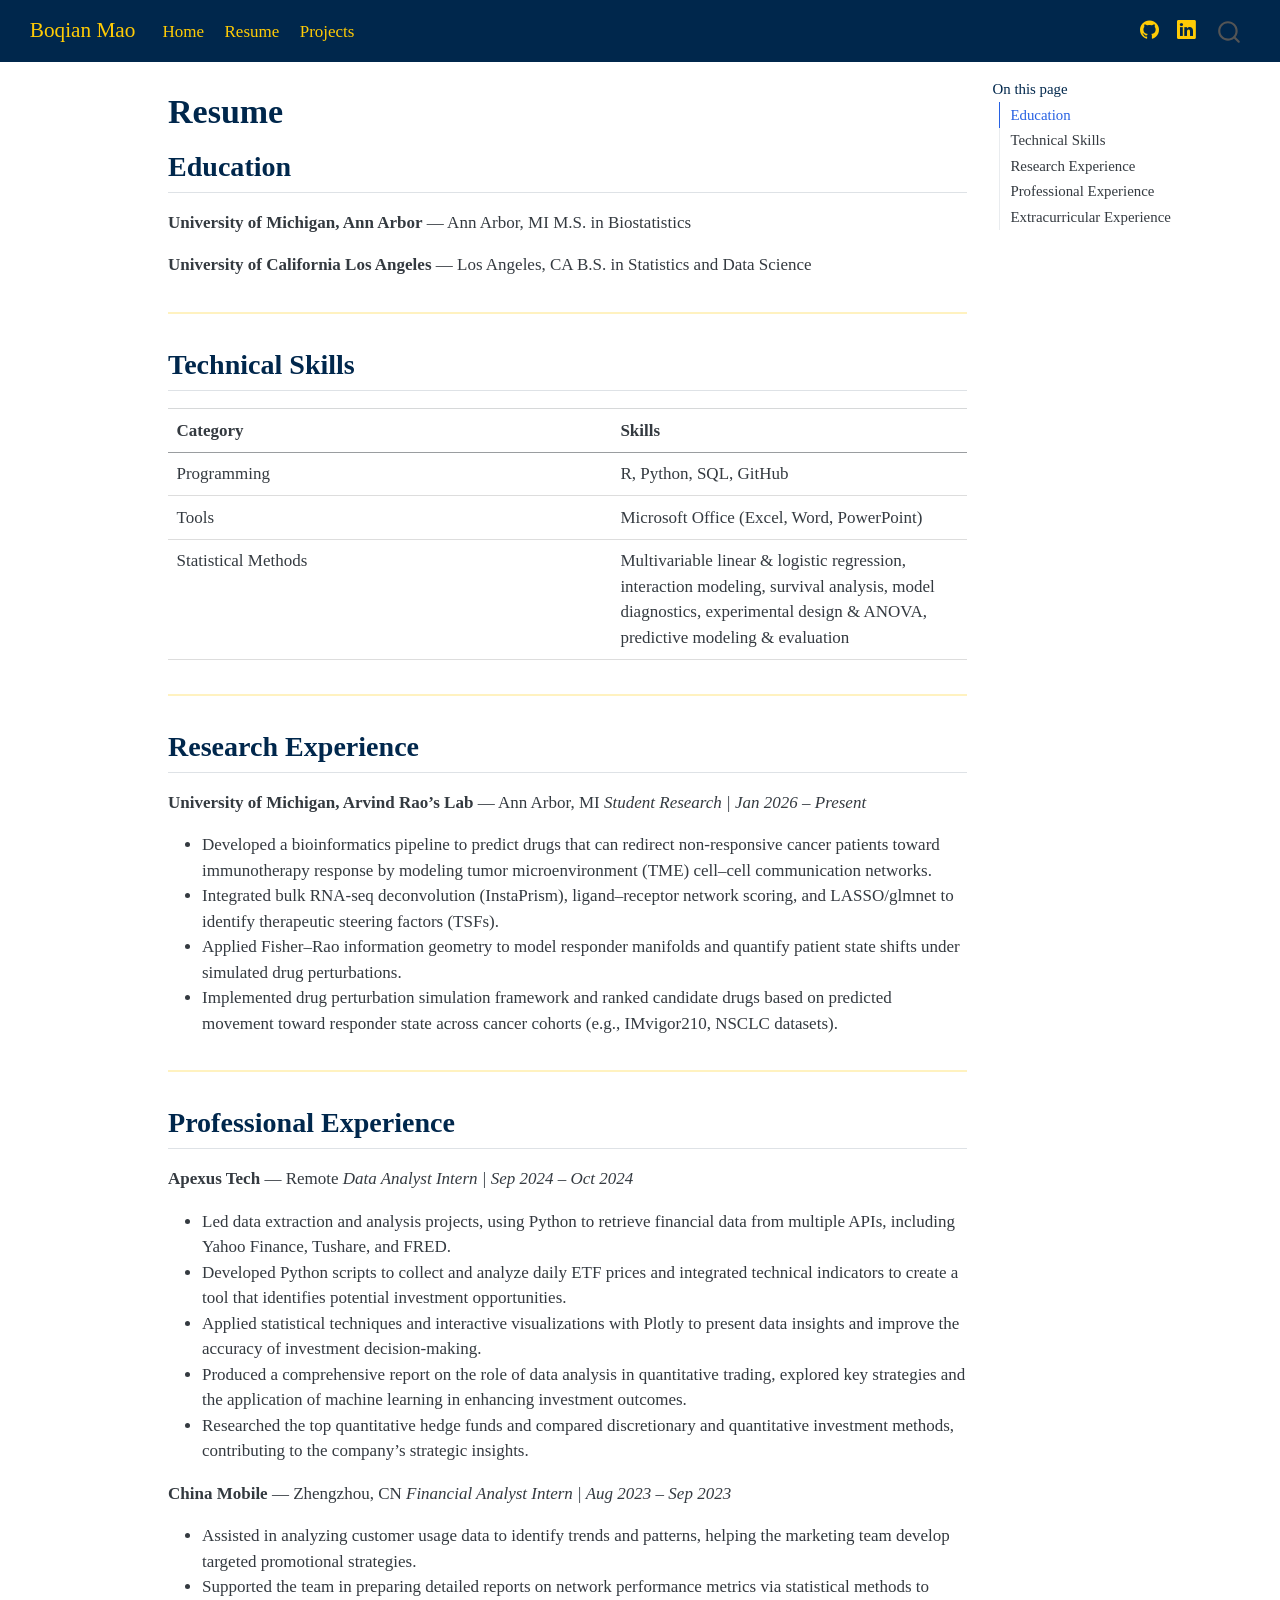
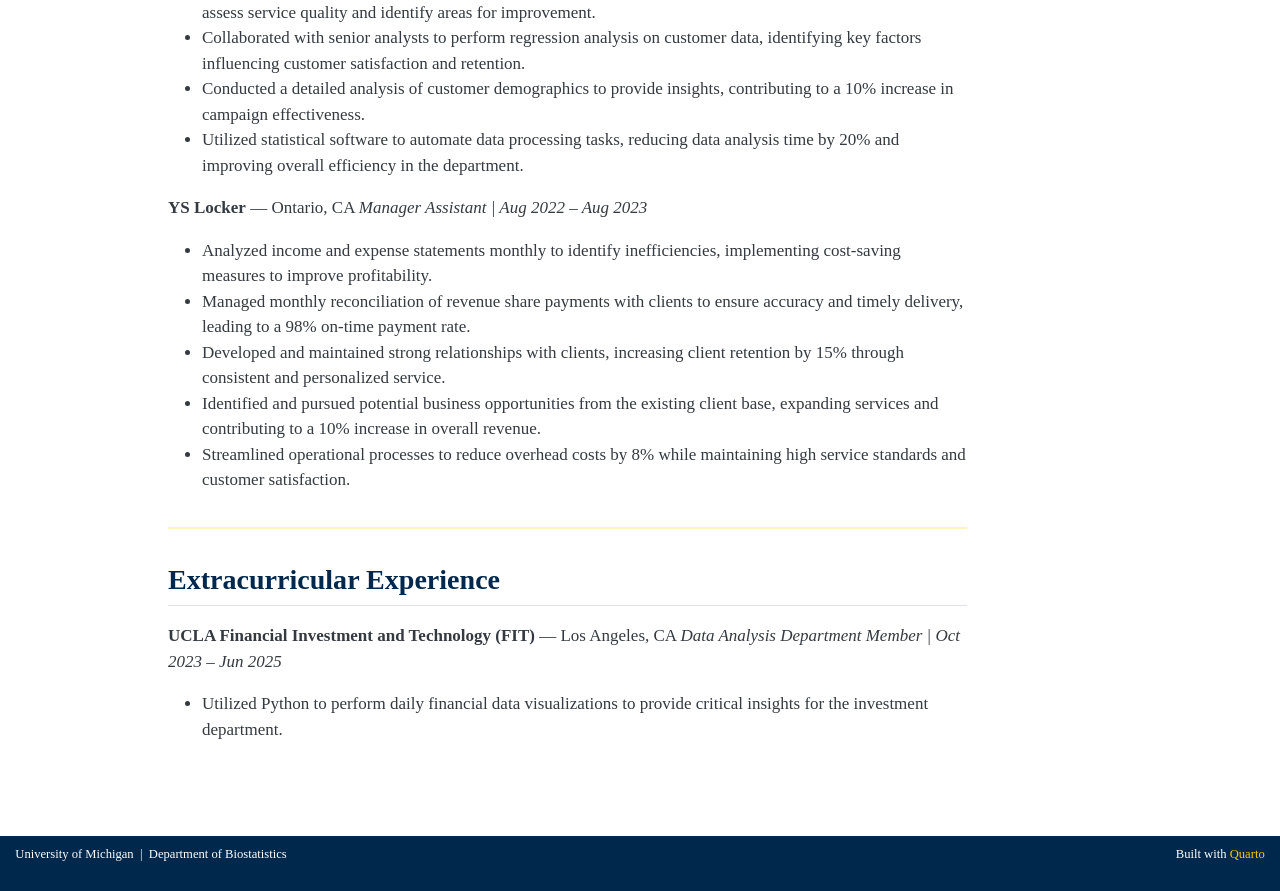
<file: docs/resume.html>
<!DOCTYPE html>
<html xmlns="http://www.w3.org/1999/xhtml" lang="en" xml:lang="en"><head>

<meta charset="utf-8">
<meta name="generator" content="quarto-1.6.42">

<meta name="viewport" content="width=device-width, initial-scale=1.0, user-scalable=yes">


<title>Resume – Boqian Mao</title>
<style>
code{white-space: pre-wrap;}
span.smallcaps{font-variant: small-caps;}
div.columns{display: flex; gap: min(4vw, 1.5em);}
div.column{flex: auto; overflow-x: auto;}
div.hanging-indent{margin-left: 1.5em; text-indent: -1.5em;}
ul.task-list{list-style: none;}
ul.task-list li input[type="checkbox"] {
  width: 0.8em;
  margin: 0 0.8em 0.2em -1em; /* quarto-specific, see https://github.com/quarto-dev/quarto-cli/issues/4556 */ 
  vertical-align: middle;
}
</style>


<script src="site_libs/quarto-nav/quarto-nav.js"></script>
<script src="site_libs/quarto-nav/headroom.min.js"></script>
<script src="site_libs/clipboard/clipboard.min.js"></script>
<script src="site_libs/quarto-search/autocomplete.umd.js"></script>
<script src="site_libs/quarto-search/fuse.min.js"></script>
<script src="site_libs/quarto-search/quarto-search.js"></script>
<meta name="quarto:offset" content="./">
<script src="site_libs/quarto-html/quarto.js"></script>
<script src="site_libs/quarto-html/popper.min.js"></script>
<script src="site_libs/quarto-html/tippy.umd.min.js"></script>
<script src="site_libs/quarto-html/anchor.min.js"></script>
<link href="site_libs/quarto-html/tippy.css" rel="stylesheet">
<link href="site_libs/quarto-html/quarto-syntax-highlighting-2f5df379a58b258e96c21c0638c20c03.css" rel="stylesheet" id="quarto-text-highlighting-styles">
<script src="site_libs/bootstrap/bootstrap.min.js"></script>
<link href="site_libs/bootstrap/bootstrap-icons.css" rel="stylesheet">
<link href="site_libs/bootstrap/bootstrap-6bd9cfa162949bde0a231f530c97869d.min.css" rel="stylesheet" append-hash="true" id="quarto-bootstrap" data-mode="light">
<script id="quarto-search-options" type="application/json">{
  "location": "navbar",
  "copy-button": false,
  "collapse-after": 3,
  "panel-placement": "end",
  "type": "overlay",
  "limit": 50,
  "keyboard-shortcut": [
    "f",
    "/",
    "s"
  ],
  "show-item-context": false,
  "language": {
    "search-no-results-text": "No results",
    "search-matching-documents-text": "matching documents",
    "search-copy-link-title": "Copy link to search",
    "search-hide-matches-text": "Hide additional matches",
    "search-more-match-text": "more match in this document",
    "search-more-matches-text": "more matches in this document",
    "search-clear-button-title": "Clear",
    "search-text-placeholder": "",
    "search-detached-cancel-button-title": "Cancel",
    "search-submit-button-title": "Submit",
    "search-label": "Search"
  }
}</script>


<link rel="stylesheet" href="styles.css">
</head>

<body class="nav-fixed">

<div id="quarto-search-results"></div>
  <header id="quarto-header" class="headroom fixed-top">
    <nav class="navbar navbar-expand-lg " data-bs-theme="dark">
      <div class="navbar-container container-fluid">
      <div class="navbar-brand-container mx-auto">
    <a class="navbar-brand" href="./index.html">
    <span class="navbar-title">Boqian Mao</span>
    </a>
  </div>
            <div id="quarto-search" class="" title="Search"></div>
          <button class="navbar-toggler" type="button" data-bs-toggle="collapse" data-bs-target="#navbarCollapse" aria-controls="navbarCollapse" role="menu" aria-expanded="false" aria-label="Toggle navigation" onclick="if (window.quartoToggleHeadroom) { window.quartoToggleHeadroom(); }">
  <span class="navbar-toggler-icon"></span>
</button>
          <div class="collapse navbar-collapse" id="navbarCollapse">
            <ul class="navbar-nav navbar-nav-scroll me-auto">
  <li class="nav-item">
    <a class="nav-link" href="./index.html"> 
<span class="menu-text">Home</span></a>
  </li>  
  <li class="nav-item">
    <a class="nav-link active" href="./resume.html" aria-current="page"> 
<span class="menu-text">Resume</span></a>
  </li>  
  <li class="nav-item">
    <a class="nav-link" href="./projects.html"> 
<span class="menu-text">Projects</span></a>
  </li>  
</ul>
            <ul class="navbar-nav navbar-nav-scroll ms-auto">
  <li class="nav-item compact">
    <a class="nav-link" href="https://github.com/kevinmao"> <i class="bi bi-github" role="img">
</i> 
<span class="menu-text"></span></a>
  </li>  
  <li class="nav-item compact">
    <a class="nav-link" href="https://linkedin.com/in/your-linkedin"> <i class="bi bi-linkedin" role="img">
</i> 
<span class="menu-text"></span></a>
  </li>  
</ul>
          </div> <!-- /navcollapse -->
            <div class="quarto-navbar-tools">
</div>
      </div> <!-- /container-fluid -->
    </nav>
</header>
<!-- content -->
<div id="quarto-content" class="quarto-container page-columns page-rows-contents page-layout-article page-navbar">
<!-- sidebar -->
<!-- margin-sidebar -->
    <div id="quarto-margin-sidebar" class="sidebar margin-sidebar">
        <nav id="TOC" role="doc-toc" class="toc-active">
    <h2 id="toc-title">On this page</h2>
   
  <ul>
  <li><a href="#education" id="toc-education" class="nav-link active" data-scroll-target="#education">Education</a></li>
  <li><a href="#technical-skills" id="toc-technical-skills" class="nav-link" data-scroll-target="#technical-skills">Technical Skills</a></li>
  <li><a href="#research-experience" id="toc-research-experience" class="nav-link" data-scroll-target="#research-experience">Research Experience</a></li>
  <li><a href="#professional-experience" id="toc-professional-experience" class="nav-link" data-scroll-target="#professional-experience">Professional Experience</a></li>
  <li><a href="#extracurricular-experience" id="toc-extracurricular-experience" class="nav-link" data-scroll-target="#extracurricular-experience">Extracurricular Experience</a></li>
  </ul>
</nav>
    </div>
<!-- main -->
<main class="content" id="quarto-document-content">

<header id="title-block-header" class="quarto-title-block default">
<div class="quarto-title">
<h1 class="title">Resume</h1>
</div>



<div class="quarto-title-meta">

    
  
    
  </div>
  


</header>


<section id="education" class="level2">
<h2 class="anchored" data-anchor-id="education">Education</h2>
<p><strong>University of Michigan, Ann Arbor</strong> — Ann Arbor, MI M.S. in Biostatistics</p>
<p><strong>University of California Los Angeles</strong> — Los Angeles, CA B.S. in Statistics and Data Science</p>
<hr>
</section>
<section id="technical-skills" class="level2">
<h2 class="anchored" data-anchor-id="technical-skills">Technical Skills</h2>
<table class="caption-top table">
<colgroup>
<col style="width: 55%">
<col style="width: 44%">
</colgroup>
<thead>
<tr class="header">
<th>Category</th>
<th>Skills</th>
</tr>
</thead>
<tbody>
<tr class="odd">
<td>Programming</td>
<td>R, Python, SQL, GitHub</td>
</tr>
<tr class="even">
<td>Tools</td>
<td>Microsoft Office (Excel, Word, PowerPoint)</td>
</tr>
<tr class="odd">
<td>Statistical Methods</td>
<td>Multivariable linear &amp; logistic regression, interaction modeling, survival analysis, model diagnostics, experimental design &amp; ANOVA, predictive modeling &amp; evaluation</td>
</tr>
</tbody>
</table>
<hr>
</section>
<section id="research-experience" class="level2">
<h2 class="anchored" data-anchor-id="research-experience">Research Experience</h2>
<p><strong>University of Michigan, Arvind Rao’s Lab</strong> — Ann Arbor, MI <em>Student Research | Jan 2026 – Present</em></p>
<ul>
<li>Developed a bioinformatics pipeline to predict drugs that can redirect non-responsive cancer patients toward immunotherapy response by modeling tumor microenvironment (TME) cell–cell communication networks.</li>
<li>Integrated bulk RNA-seq deconvolution (InstaPrism), ligand–receptor network scoring, and LASSO/glmnet to identify therapeutic steering factors (TSFs).</li>
<li>Applied Fisher–Rao information geometry to model responder manifolds and quantify patient state shifts under simulated drug perturbations.</li>
<li>Implemented drug perturbation simulation framework and ranked candidate drugs based on predicted movement toward responder state across cancer cohorts (e.g., IMvigor210, NSCLC datasets).</li>
</ul>
<hr>
</section>
<section id="professional-experience" class="level2">
<h2 class="anchored" data-anchor-id="professional-experience">Professional Experience</h2>
<p><strong>Apexus Tech</strong> — Remote <em>Data Analyst Intern | Sep 2024 – Oct 2024</em></p>
<ul>
<li>Led data extraction and analysis projects, using Python to retrieve financial data from multiple APIs, including Yahoo Finance, Tushare, and FRED.</li>
<li>Developed Python scripts to collect and analyze daily ETF prices and integrated technical indicators to create a tool that identifies potential investment opportunities.</li>
<li>Applied statistical techniques and interactive visualizations with Plotly to present data insights and improve the accuracy of investment decision-making.</li>
<li>Produced a comprehensive report on the role of data analysis in quantitative trading, explored key strategies and the application of machine learning in enhancing investment outcomes.</li>
<li>Researched the top quantitative hedge funds and compared discretionary and quantitative investment methods, contributing to the company’s strategic insights.</li>
</ul>
<p><strong>China Mobile</strong> — Zhengzhou, CN <em>Financial Analyst Intern | Aug 2023 – Sep 2023</em></p>
<ul>
<li>Assisted in analyzing customer usage data to identify trends and patterns, helping the marketing team develop targeted promotional strategies.</li>
<li>Supported the team in preparing detailed reports on network performance metrics via statistical methods to assess service quality and identify areas for improvement.</li>
<li>Collaborated with senior analysts to perform regression analysis on customer data, identifying key factors influencing customer satisfaction and retention.</li>
<li>Conducted a detailed analysis of customer demographics to provide insights, contributing to a 10% increase in campaign effectiveness.</li>
<li>Utilized statistical software to automate data processing tasks, reducing data analysis time by 20% and improving overall efficiency in the department.</li>
</ul>
<p><strong>YS Locker</strong> — Ontario, CA <em>Manager Assistant | Aug 2022 – Aug 2023</em></p>
<ul>
<li>Analyzed income and expense statements monthly to identify inefficiencies, implementing cost-saving measures to improve profitability.</li>
<li>Managed monthly reconciliation of revenue share payments with clients to ensure accuracy and timely delivery, leading to a 98% on-time payment rate.</li>
<li>Developed and maintained strong relationships with clients, increasing client retention by 15% through consistent and personalized service.</li>
<li>Identified and pursued potential business opportunities from the existing client base, expanding services and contributing to a 10% increase in overall revenue.</li>
<li>Streamlined operational processes to reduce overhead costs by 8% while maintaining high service standards and customer satisfaction.</li>
</ul>
<hr>
</section>
<section id="extracurricular-experience" class="level2">
<h2 class="anchored" data-anchor-id="extracurricular-experience">Extracurricular Experience</h2>
<p><strong>UCLA Financial Investment and Technology (FIT)</strong> — Los Angeles, CA <em>Data Analysis Department Member | Oct 2023 – Jun 2025</em></p>
<ul>
<li>Utilized Python to perform daily financial data visualizations to provide critical insights for the investment department.</li>
</ul>


</section>

</main> <!-- /main -->
<script id="quarto-html-after-body" type="application/javascript">
window.document.addEventListener("DOMContentLoaded", function (event) {
  const toggleBodyColorMode = (bsSheetEl) => {
    const mode = bsSheetEl.getAttribute("data-mode");
    const bodyEl = window.document.querySelector("body");
    if (mode === "dark") {
      bodyEl.classList.add("quarto-dark");
      bodyEl.classList.remove("quarto-light");
    } else {
      bodyEl.classList.add("quarto-light");
      bodyEl.classList.remove("quarto-dark");
    }
  }
  const toggleBodyColorPrimary = () => {
    const bsSheetEl = window.document.querySelector("link#quarto-bootstrap");
    if (bsSheetEl) {
      toggleBodyColorMode(bsSheetEl);
    }
  }
  toggleBodyColorPrimary();  
  const icon = "";
  const anchorJS = new window.AnchorJS();
  anchorJS.options = {
    placement: 'right',
    icon: icon
  };
  anchorJS.add('.anchored');
  const isCodeAnnotation = (el) => {
    for (const clz of el.classList) {
      if (clz.startsWith('code-annotation-')) {                     
        return true;
      }
    }
    return false;
  }
  const onCopySuccess = function(e) {
    // button target
    const button = e.trigger;
    // don't keep focus
    button.blur();
    // flash "checked"
    button.classList.add('code-copy-button-checked');
    var currentTitle = button.getAttribute("title");
    button.setAttribute("title", "Copied!");
    let tooltip;
    if (window.bootstrap) {
      button.setAttribute("data-bs-toggle", "tooltip");
      button.setAttribute("data-bs-placement", "left");
      button.setAttribute("data-bs-title", "Copied!");
      tooltip = new bootstrap.Tooltip(button, 
        { trigger: "manual", 
          customClass: "code-copy-button-tooltip",
          offset: [0, -8]});
      tooltip.show();    
    }
    setTimeout(function() {
      if (tooltip) {
        tooltip.hide();
        button.removeAttribute("data-bs-title");
        button.removeAttribute("data-bs-toggle");
        button.removeAttribute("data-bs-placement");
      }
      button.setAttribute("title", currentTitle);
      button.classList.remove('code-copy-button-checked');
    }, 1000);
    // clear code selection
    e.clearSelection();
  }
  const getTextToCopy = function(trigger) {
      const codeEl = trigger.previousElementSibling.cloneNode(true);
      for (const childEl of codeEl.children) {
        if (isCodeAnnotation(childEl)) {
          childEl.remove();
        }
      }
      return codeEl.innerText;
  }
  const clipboard = new window.ClipboardJS('.code-copy-button:not([data-in-quarto-modal])', {
    text: getTextToCopy
  });
  clipboard.on('success', onCopySuccess);
  if (window.document.getElementById('quarto-embedded-source-code-modal')) {
    const clipboardModal = new window.ClipboardJS('.code-copy-button[data-in-quarto-modal]', {
      text: getTextToCopy,
      container: window.document.getElementById('quarto-embedded-source-code-modal')
    });
    clipboardModal.on('success', onCopySuccess);
  }
    var localhostRegex = new RegExp(/^(?:http|https):\/\/localhost\:?[0-9]*\//);
    var mailtoRegex = new RegExp(/^mailto:/);
      var filterRegex = new RegExp('/' + window.location.host + '/');
    var isInternal = (href) => {
        return filterRegex.test(href) || localhostRegex.test(href) || mailtoRegex.test(href);
    }
    // Inspect non-navigation links and adorn them if external
 	var links = window.document.querySelectorAll('a[href]:not(.nav-link):not(.navbar-brand):not(.toc-action):not(.sidebar-link):not(.sidebar-item-toggle):not(.pagination-link):not(.no-external):not([aria-hidden]):not(.dropdown-item):not(.quarto-navigation-tool):not(.about-link)');
    for (var i=0; i<links.length; i++) {
      const link = links[i];
      if (!isInternal(link.href)) {
        // undo the damage that might have been done by quarto-nav.js in the case of
        // links that we want to consider external
        if (link.dataset.originalHref !== undefined) {
          link.href = link.dataset.originalHref;
        }
      }
    }
  function tippyHover(el, contentFn, onTriggerFn, onUntriggerFn) {
    const config = {
      allowHTML: true,
      maxWidth: 500,
      delay: 100,
      arrow: false,
      appendTo: function(el) {
          return el.parentElement;
      },
      interactive: true,
      interactiveBorder: 10,
      theme: 'quarto',
      placement: 'bottom-start',
    };
    if (contentFn) {
      config.content = contentFn;
    }
    if (onTriggerFn) {
      config.onTrigger = onTriggerFn;
    }
    if (onUntriggerFn) {
      config.onUntrigger = onUntriggerFn;
    }
    window.tippy(el, config); 
  }
  const noterefs = window.document.querySelectorAll('a[role="doc-noteref"]');
  for (var i=0; i<noterefs.length; i++) {
    const ref = noterefs[i];
    tippyHover(ref, function() {
      // use id or data attribute instead here
      let href = ref.getAttribute('data-footnote-href') || ref.getAttribute('href');
      try { href = new URL(href).hash; } catch {}
      const id = href.replace(/^#\/?/, "");
      const note = window.document.getElementById(id);
      if (note) {
        return note.innerHTML;
      } else {
        return "";
      }
    });
  }
  const xrefs = window.document.querySelectorAll('a.quarto-xref');
  const processXRef = (id, note) => {
    // Strip column container classes
    const stripColumnClz = (el) => {
      el.classList.remove("page-full", "page-columns");
      if (el.children) {
        for (const child of el.children) {
          stripColumnClz(child);
        }
      }
    }
    stripColumnClz(note)
    if (id === null || id.startsWith('sec-')) {
      // Special case sections, only their first couple elements
      const container = document.createElement("div");
      if (note.children && note.children.length > 2) {
        container.appendChild(note.children[0].cloneNode(true));
        for (let i = 1; i < note.children.length; i++) {
          const child = note.children[i];
          if (child.tagName === "P" && child.innerText === "") {
            continue;
          } else {
            container.appendChild(child.cloneNode(true));
            break;
          }
        }
        if (window.Quarto?.typesetMath) {
          window.Quarto.typesetMath(container);
        }
        return container.innerHTML
      } else {
        if (window.Quarto?.typesetMath) {
          window.Quarto.typesetMath(note);
        }
        return note.innerHTML;
      }
    } else {
      // Remove any anchor links if they are present
      const anchorLink = note.querySelector('a.anchorjs-link');
      if (anchorLink) {
        anchorLink.remove();
      }
      if (window.Quarto?.typesetMath) {
        window.Quarto.typesetMath(note);
      }
      if (note.classList.contains("callout")) {
        return note.outerHTML;
      } else {
        return note.innerHTML;
      }
    }
  }
  for (var i=0; i<xrefs.length; i++) {
    const xref = xrefs[i];
    tippyHover(xref, undefined, function(instance) {
      instance.disable();
      let url = xref.getAttribute('href');
      let hash = undefined; 
      if (url.startsWith('#')) {
        hash = url;
      } else {
        try { hash = new URL(url).hash; } catch {}
      }
      if (hash) {
        const id = hash.replace(/^#\/?/, "");
        const note = window.document.getElementById(id);
        if (note !== null) {
          try {
            const html = processXRef(id, note.cloneNode(true));
            instance.setContent(html);
          } finally {
            instance.enable();
            instance.show();
          }
        } else {
          // See if we can fetch this
          fetch(url.split('#')[0])
          .then(res => res.text())
          .then(html => {
            const parser = new DOMParser();
            const htmlDoc = parser.parseFromString(html, "text/html");
            const note = htmlDoc.getElementById(id);
            if (note !== null) {
              const html = processXRef(id, note);
              instance.setContent(html);
            } 
          }).finally(() => {
            instance.enable();
            instance.show();
          });
        }
      } else {
        // See if we can fetch a full url (with no hash to target)
        // This is a special case and we should probably do some content thinning / targeting
        fetch(url)
        .then(res => res.text())
        .then(html => {
          const parser = new DOMParser();
          const htmlDoc = parser.parseFromString(html, "text/html");
          const note = htmlDoc.querySelector('main.content');
          if (note !== null) {
            // This should only happen for chapter cross references
            // (since there is no id in the URL)
            // remove the first header
            if (note.children.length > 0 && note.children[0].tagName === "HEADER") {
              note.children[0].remove();
            }
            const html = processXRef(null, note);
            instance.setContent(html);
          } 
        }).finally(() => {
          instance.enable();
          instance.show();
        });
      }
    }, function(instance) {
    });
  }
      let selectedAnnoteEl;
      const selectorForAnnotation = ( cell, annotation) => {
        let cellAttr = 'data-code-cell="' + cell + '"';
        let lineAttr = 'data-code-annotation="' +  annotation + '"';
        const selector = 'span[' + cellAttr + '][' + lineAttr + ']';
        return selector;
      }
      const selectCodeLines = (annoteEl) => {
        const doc = window.document;
        const targetCell = annoteEl.getAttribute("data-target-cell");
        const targetAnnotation = annoteEl.getAttribute("data-target-annotation");
        const annoteSpan = window.document.querySelector(selectorForAnnotation(targetCell, targetAnnotation));
        const lines = annoteSpan.getAttribute("data-code-lines").split(",");
        const lineIds = lines.map((line) => {
          return targetCell + "-" + line;
        })
        let top = null;
        let height = null;
        let parent = null;
        if (lineIds.length > 0) {
            //compute the position of the single el (top and bottom and make a div)
            const el = window.document.getElementById(lineIds[0]);
            top = el.offsetTop;
            height = el.offsetHeight;
            parent = el.parentElement.parentElement;
          if (lineIds.length > 1) {
            const lastEl = window.document.getElementById(lineIds[lineIds.length - 1]);
            const bottom = lastEl.offsetTop + lastEl.offsetHeight;
            height = bottom - top;
          }
          if (top !== null && height !== null && parent !== null) {
            // cook up a div (if necessary) and position it 
            let div = window.document.getElementById("code-annotation-line-highlight");
            if (div === null) {
              div = window.document.createElement("div");
              div.setAttribute("id", "code-annotation-line-highlight");
              div.style.position = 'absolute';
              parent.appendChild(div);
            }
            div.style.top = top - 2 + "px";
            div.style.height = height + 4 + "px";
            div.style.left = 0;
            let gutterDiv = window.document.getElementById("code-annotation-line-highlight-gutter");
            if (gutterDiv === null) {
              gutterDiv = window.document.createElement("div");
              gutterDiv.setAttribute("id", "code-annotation-line-highlight-gutter");
              gutterDiv.style.position = 'absolute';
              const codeCell = window.document.getElementById(targetCell);
              const gutter = codeCell.querySelector('.code-annotation-gutter');
              gutter.appendChild(gutterDiv);
            }
            gutterDiv.style.top = top - 2 + "px";
            gutterDiv.style.height = height + 4 + "px";
          }
          selectedAnnoteEl = annoteEl;
        }
      };
      const unselectCodeLines = () => {
        const elementsIds = ["code-annotation-line-highlight", "code-annotation-line-highlight-gutter"];
        elementsIds.forEach((elId) => {
          const div = window.document.getElementById(elId);
          if (div) {
            div.remove();
          }
        });
        selectedAnnoteEl = undefined;
      };
        // Handle positioning of the toggle
    window.addEventListener(
      "resize",
      throttle(() => {
        elRect = undefined;
        if (selectedAnnoteEl) {
          selectCodeLines(selectedAnnoteEl);
        }
      }, 10)
    );
    function throttle(fn, ms) {
    let throttle = false;
    let timer;
      return (...args) => {
        if(!throttle) { // first call gets through
            fn.apply(this, args);
            throttle = true;
        } else { // all the others get throttled
            if(timer) clearTimeout(timer); // cancel #2
            timer = setTimeout(() => {
              fn.apply(this, args);
              timer = throttle = false;
            }, ms);
        }
      };
    }
      // Attach click handler to the DT
      const annoteDls = window.document.querySelectorAll('dt[data-target-cell]');
      for (const annoteDlNode of annoteDls) {
        annoteDlNode.addEventListener('click', (event) => {
          const clickedEl = event.target;
          if (clickedEl !== selectedAnnoteEl) {
            unselectCodeLines();
            const activeEl = window.document.querySelector('dt[data-target-cell].code-annotation-active');
            if (activeEl) {
              activeEl.classList.remove('code-annotation-active');
            }
            selectCodeLines(clickedEl);
            clickedEl.classList.add('code-annotation-active');
          } else {
            // Unselect the line
            unselectCodeLines();
            clickedEl.classList.remove('code-annotation-active');
          }
        });
      }
  const findCites = (el) => {
    const parentEl = el.parentElement;
    if (parentEl) {
      const cites = parentEl.dataset.cites;
      if (cites) {
        return {
          el,
          cites: cites.split(' ')
        };
      } else {
        return findCites(el.parentElement)
      }
    } else {
      return undefined;
    }
  };
  var bibliorefs = window.document.querySelectorAll('a[role="doc-biblioref"]');
  for (var i=0; i<bibliorefs.length; i++) {
    const ref = bibliorefs[i];
    const citeInfo = findCites(ref);
    if (citeInfo) {
      tippyHover(citeInfo.el, function() {
        var popup = window.document.createElement('div');
        citeInfo.cites.forEach(function(cite) {
          var citeDiv = window.document.createElement('div');
          citeDiv.classList.add('hanging-indent');
          citeDiv.classList.add('csl-entry');
          var biblioDiv = window.document.getElementById('ref-' + cite);
          if (biblioDiv) {
            citeDiv.innerHTML = biblioDiv.innerHTML;
          }
          popup.appendChild(citeDiv);
        });
        return popup.innerHTML;
      });
    }
  }
});
</script>
</div> <!-- /content -->
<footer class="footer">
  <div class="nav-footer">
    <div class="nav-footer-left">
<p>University of Michigan &nbsp;|&nbsp; Department of Biostatistics</p>
</div>   
    <div class="nav-footer-center">
      &nbsp;
    </div>
    <div class="nav-footer-right">
<p>Built with <a href="https://quarto.org">Quarto</a></p>
</div>
  </div>
</footer>




</body></html>
</file>
<file: docs/site_libs/quarto-html/tippy.css>
.tippy-box[data-animation=fade][data-state=hidden]{opacity:0}[data-tippy-root]{max-width:calc(100vw - 10px)}.tippy-box{position:relative;background-color:#333;color:#fff;border-radius:4px;font-size:14px;line-height:1.4;white-space:normal;outline:0;transition-property:transform,visibility,opacity}.tippy-box[data-placement^=top]>.tippy-arrow{bottom:0}.tippy-box[data-placement^=top]>.tippy-arrow:before{bottom:-7px;left:0;border-width:8px 8px 0;border-top-color:initial;transform-origin:center top}.tippy-box[data-placement^=bottom]>.tippy-arrow{top:0}.tippy-box[data-placement^=bottom]>.tippy-arrow:before{top:-7px;left:0;border-width:0 8px 8px;border-bottom-color:initial;transform-origin:center bottom}.tippy-box[data-placement^=left]>.tippy-arrow{right:0}.tippy-box[data-placement^=left]>.tippy-arrow:before{border-width:8px 0 8px 8px;border-left-color:initial;right:-7px;transform-origin:center left}.tippy-box[data-placement^=right]>.tippy-arrow{left:0}.tippy-box[data-placement^=right]>.tippy-arrow:before{left:-7px;border-width:8px 8px 8px 0;border-right-color:initial;transform-origin:center right}.tippy-box[data-inertia][data-state=visible]{transition-timing-function:cubic-bezier(.54,1.5,.38,1.11)}.tippy-arrow{width:16px;height:16px;color:#333}.tippy-arrow:before{content:"";position:absolute;border-color:transparent;border-style:solid}.tippy-content{position:relative;padding:5px 9px;z-index:1}
</file>
<file: docs/site_libs/quarto-html/quarto-syntax-highlighting-2f5df379a58b258e96c21c0638c20c03.css>
/* quarto syntax highlight colors */
:root {
  --quarto-hl-ot-color: #003B4F;
  --quarto-hl-at-color: #657422;
  --quarto-hl-ss-color: #20794D;
  --quarto-hl-an-color: #5E5E5E;
  --quarto-hl-fu-color: #4758AB;
  --quarto-hl-st-color: #20794D;
  --quarto-hl-cf-color: #003B4F;
  --quarto-hl-op-color: #5E5E5E;
  --quarto-hl-er-color: #AD0000;
  --quarto-hl-bn-color: #AD0000;
  --quarto-hl-al-color: #AD0000;
  --quarto-hl-va-color: #111111;
  --quarto-hl-bu-color: inherit;
  --quarto-hl-ex-color: inherit;
  --quarto-hl-pp-color: #AD0000;
  --quarto-hl-in-color: #5E5E5E;
  --quarto-hl-vs-color: #20794D;
  --quarto-hl-wa-color: #5E5E5E;
  --quarto-hl-do-color: #5E5E5E;
  --quarto-hl-im-color: #00769E;
  --quarto-hl-ch-color: #20794D;
  --quarto-hl-dt-color: #AD0000;
  --quarto-hl-fl-color: #AD0000;
  --quarto-hl-co-color: #5E5E5E;
  --quarto-hl-cv-color: #5E5E5E;
  --quarto-hl-cn-color: #8f5902;
  --quarto-hl-sc-color: #5E5E5E;
  --quarto-hl-dv-color: #AD0000;
  --quarto-hl-kw-color: #003B4F;
}

/* other quarto variables */
:root {
  --quarto-font-monospace: SFMono-Regular, Menlo, Monaco, Consolas, "Liberation Mono", "Courier New", monospace;
}

pre > code.sourceCode > span {
  color: #003B4F;
}

code span {
  color: #003B4F;
}

code.sourceCode > span {
  color: #003B4F;
}

div.sourceCode,
div.sourceCode pre.sourceCode {
  color: #003B4F;
}

code span.ot {
  color: #003B4F;
  font-style: inherit;
}

code span.at {
  color: #657422;
  font-style: inherit;
}

code span.ss {
  color: #20794D;
  font-style: inherit;
}

code span.an {
  color: #5E5E5E;
  font-style: inherit;
}

code span.fu {
  color: #4758AB;
  font-style: inherit;
}

code span.st {
  color: #20794D;
  font-style: inherit;
}

code span.cf {
  color: #003B4F;
  font-weight: bold;
  font-style: inherit;
}

code span.op {
  color: #5E5E5E;
  font-style: inherit;
}

code span.er {
  color: #AD0000;
  font-style: inherit;
}

code span.bn {
  color: #AD0000;
  font-style: inherit;
}

code span.al {
  color: #AD0000;
  font-style: inherit;
}

code span.va {
  color: #111111;
  font-style: inherit;
}

code span.bu {
  font-style: inherit;
}

code span.ex {
  font-style: inherit;
}

code span.pp {
  color: #AD0000;
  font-style: inherit;
}

code span.in {
  color: #5E5E5E;
  font-style: inherit;
}

code span.vs {
  color: #20794D;
  font-style: inherit;
}

code span.wa {
  color: #5E5E5E;
  font-style: italic;
}

code span.do {
  color: #5E5E5E;
  font-style: italic;
}

code span.im {
  color: #00769E;
  font-style: inherit;
}

code span.ch {
  color: #20794D;
  font-style: inherit;
}

code span.dt {
  color: #AD0000;
  font-style: inherit;
}

code span.fl {
  color: #AD0000;
  font-style: inherit;
}

code span.co {
  color: #5E5E5E;
  font-style: inherit;
}

code span.cv {
  color: #5E5E5E;
  font-style: italic;
}

code span.cn {
  color: #8f5902;
  font-style: inherit;
}

code span.sc {
  color: #5E5E5E;
  font-style: inherit;
}

code span.dv {
  color: #AD0000;
  font-style: inherit;
}

code span.kw {
  color: #003B4F;
  font-weight: bold;
  font-style: inherit;
}

.prevent-inlining {
  content: "</";
}

/*# sourceMappingURL=35eb38a806ee71ea6d2563be2308c832.css.map */
</file>
<file: docs/styles.css>
/* ---- General ---- */
body {
  font-family: "Georgia", serif;
}

h1, h2, h3 {
  color: #00274C; /* UMich Blue */
}

a {
  color: #FFCB05; /* UMich Maize */
  text-decoration: none;
}

a:hover {
  color: #00274C;
  text-decoration: underline;
}

/* ---- Navbar ---- */
.navbar {
  background-color: #00274C !important;
}

.navbar-brand,
.navbar-nav .nav-link {
  color: #FFCB05 !important;
}

.navbar-nav .nav-link:hover {
  color: #ffffff !important;
}

/* ---- About page ---- */
.quarto-about-jolla .about-links .about-link {
  border: 1px solid #00274C;
  color: #00274C;
  border-radius: 4px;
}

/* ---- Footer ---- */
.nav-footer {
  background-color: #00274C;
  color: #ffffff;
  font-size: 0.9rem;
}

.nav-footer a {
  color: #FFCB05;
}

/* ---- Tables ---- */
table {
  border-collapse: collapse;
  width: 100%;
}

th {
  background-color: #00274C;
  color: white;
  padding: 8px;
}

td {
  padding: 8px;
  border-bottom: 1px solid #ddd;
}

/* ---- Section dividers ---- */
hr {
  border: none;
  border-top: 2px solid #FFCB05;
  margin: 2rem 0;
}
</file>
